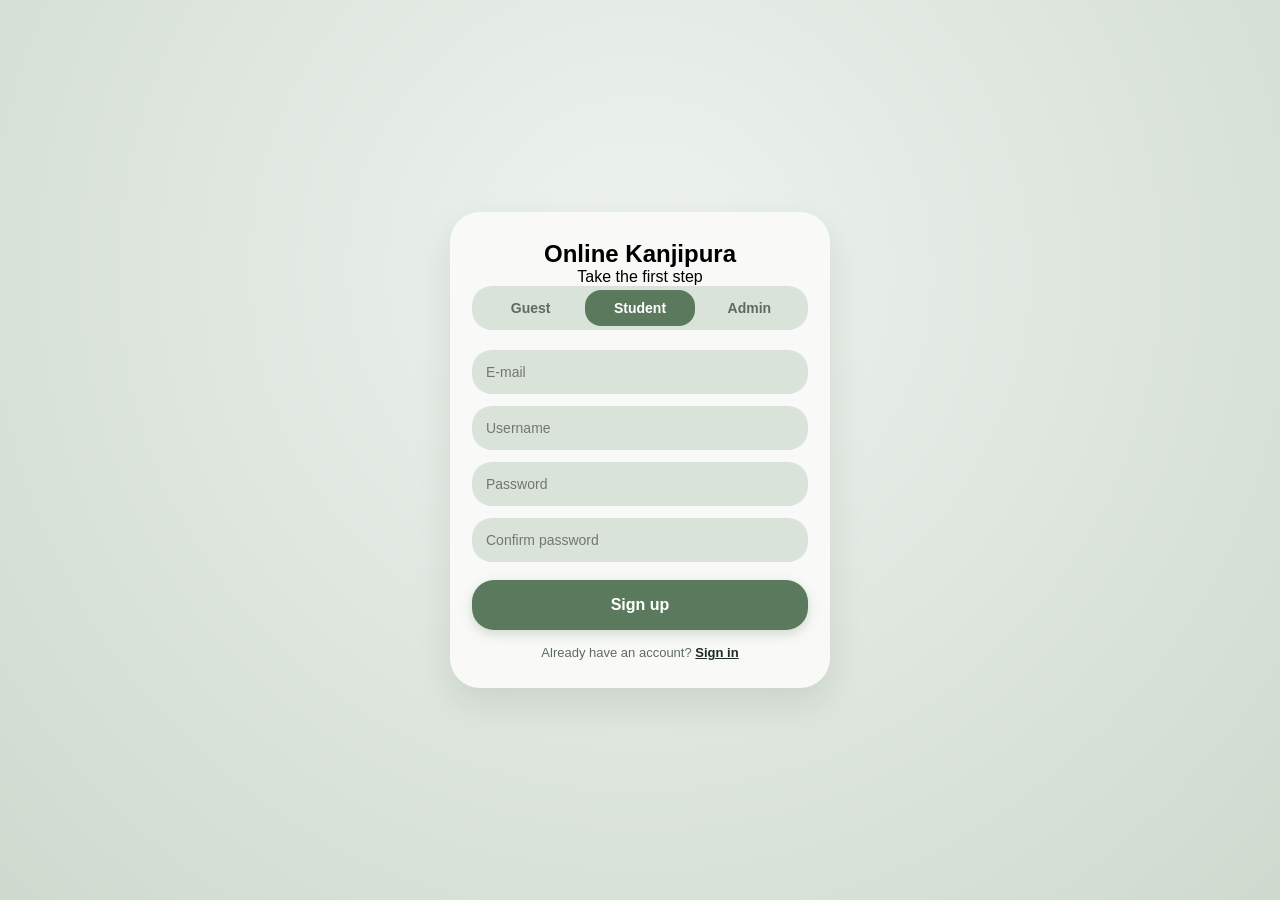
<file: index.html>
<!DOCTYPE html>
<!-- ╔═══════════════════════════════════════════════════════════════╗
     ║         index.html — Sign Up / Guest / Admin Login          ║
     ║                                                              ║
     ║  PURPOSE: This is the FIRST page users see.                  ║
     ║  It has three modes (selected by the role buttons):          ║
     ║                                                              ║
     ║    Guest   → Enter a name and browse the menu (no account)  ║
     ║    Student → Create a new student account (sign up)         ║
     ║    Admin   → Log in with admin credentials                   ║
     ║                                                              ║
     ║  NAVIGATION:                                                 ║
     ║    Guest   → home.html                                       ║
     ║    Student → home.html (after signup)                        ║
     ║    Admin   → admin-home.html (after login)                   ║
     ╚═══════════════════════════════════════════════════════════════╝ -->
<html lang="en">

<head>
  <!-- Character encoding — UTF-8 supports all languages and symbols -->
  <meta charset="UTF-8">

  <!-- Makes the page responsive on mobile phones and tablets -->
  <meta name="viewport" content="width=device-width, initial-scale=1.0">

  <!-- The title shown in the browser tab -->
  <title>Online Kanjipura</title>

  <!-- Link to our global stylesheet (style.css) -->
  <link rel="stylesheet" href="style.css">

  <!-- Page-specific styles that are only used on this page -->
  <style>
    /* ── Role Selector Buttons Container ──
       The gray pill-shaped bar containing Guest / Student / Admin buttons */
    .role-box {
      display: flex;               /* lay buttons in a horizontal row */
      background-color: #d9e3d9;   /* light green background */
      border-radius: 20px;         /* rounded corners */
      padding: 4px;                /* small inner padding */
      margin-bottom: 20px;         /* space below the role box */
    }

    /* ── Individual Role Button ──
       Each button inside the role-box */
    .role-btn {
      flex: 1;                     /* each button takes equal width */
      padding: 10px;
      border: none;
      border-radius: 16px;
      background: transparent;     /* no background by default */
      cursor: pointer;
      font-weight: bold;
      font-size: 14px;
      color: var(--text-muted);    /* gray text when not selected */
      transition: 0.2s;            /* smooth color transition */
    }

    /* ── Active (Selected) Role Button ──
       The currently selected role button gets a green background */
    .role-btn.active {
      background-color: var(--primary-pill);   /* green background */
      color: var(--white);                     /* white text */
    }

    /* ── Footer Text (link to sign-in page) ── */
    .footer {
      margin-top: 15px;
      font-size: 13px;
      color: var(--text-muted);
    }

    .footer a {
      color: var(--text-dark);
      font-weight: bold;
      text-decoration: underline;
    }

    /* ── Message Box (success / error messages) ──
       Hidden by default. Shown via JavaScript when needed. */
    #msg {
      padding: 10px;
      border-radius: 12px;
      font-size: 13px;
      font-weight: 600;
      margin-bottom: 12px;
      display: none;              /* hidden by default */
      text-align: center;
    }
  </style>
</head>

<body>
  <!-- ═══════════════════════════════════════════════════════════
       THE MAIN CARD — Contains the entire sign-up form
       ═══════════════════════════════════════════════════════════ -->
  <div class="card">

    <!-- Page Title -->
    <h2>Online Kanjipura</h2>

    <!-- Subtitle — changes based on the selected role -->
    <p id="sub">Take the first step</p>

    <!-- ── ROLE SELECTOR (Guest / Student / Admin buttons) ──
         Clicking a button calls setRole() which shows/hides
         the appropriate form fields below. -->
    <div class="role-box">
      <button class="role-btn" id="gBtn" onclick="setRole('guest')">Guest</button>
      <button class="role-btn active" id="sBtn" onclick="setRole('student')">Student</button>
      <button class="role-btn" id="aBtn" onclick="setRole('admin')">Admin</button>
    </div>

    <!-- ── MESSAGE BOX ──
         Shows success (green) or error (red) messages.
         Hidden by default, shown via JavaScript. -->
    <div id="msg"></div>

    <!-- ═══════════════════════════════════════════════════════
         FORM PANELS — Only ONE is visible at a time
         ═══════════════════════════════════════════════════════ -->

    <!-- GUEST PANEL — Just a name input (no account needed) -->
    <div id="gP" style="display:none">
      <input type="text" id="gName" placeholder="Enter your name">
    </div>

    <!-- STUDENT PANEL — Full signup form (email, username, password) -->
    <!-- This is visible by default because "student" role is active -->
    <div id="sP">
      <input type="email" id="sEmail" placeholder="E-mail">
      <input type="text" id="sUser" placeholder="Username">
      <input type="password" id="sPass" placeholder="Password">
      <input type="password" id="sPass2" placeholder="Confirm password">
    </div>

    <!-- ADMIN PANEL — Admin login form (username + password only) -->
    <div id="aP" style="display:none">
      <input type="text" id="aUser" placeholder="Admin Username">
      <input type="password" id="aPass" placeholder="Admin Password">
    </div>

    <!-- ── SUBMIT BUTTON ──
         The text changes based on the role:
         Guest → "Enter Website", Student → "Sign up", Admin → "Admin Sign In" -->
    <button class="submit-btn" id="btn" onclick="submit()">Sign up</button>

    <!-- ── FOOTER LINK ──
         Link to the sign-in page for existing users.
         Hidden when Guest or Admin role is selected. -->
    <div class="footer" id="ft">Already have an account? <a href="signin.html">Sign in</a></div>
  </div>


  <!-- ═══════════════════════════════════════════════════════════
       JAVASCRIPT — Page Logic
       ═══════════════════════════════════════════════════════════ -->
  <script>
    // ── VARIABLE: Current Role ──
    // Tracks which role is currently selected: 'guest', 'student', or 'admin'
    var role = 'student';


    // ── HELPER: Show an Element ──
    // Takes an element's ID and makes it visible
    function show(id) {
      document.getElementById(id).style.display = 'block';
    }


    // ── HELPER: Hide an Element ──
    // Takes an element's ID and hides it
    function hide(id) {
      document.getElementById(id).style.display = 'none';
    }


    // ── HELPER: Show a Message ──
    // Displays a success or error message in the #msg box
    // Parameters:
    //   text    = the message text to display
    //   isError = true for red (error), false for green (success)
    function showMsg(text, isError) {
      var msgBox = document.getElementById('msg');
      msgBox.textContent = text;                                         // set the message text
      msgBox.style.display = 'block';                                    // make it visible
      msgBox.style.background = isError ? '#ffebee' : '#e8f5e9';        // red or green background
      msgBox.style.color = isError ? '#c62828' : '#2e7d32';             // red or green text
    }


    // ── FUNCTION: Switch Role ──
    // Called when the user clicks Guest, Student, or Admin button.
    // It:
    //   1. Updates the active button styling
    //   2. Shows the correct form panel
    //   3. Changes the button text and subtitle
    function setRole(newRole) {
      // Save the new role
      role = newRole;

      // Update which button looks "active" (green background)
      // If this role matches, add ' active' to the class name
      document.getElementById('gBtn').className = 'role-btn' + (newRole === 'guest' ? ' active' : '');
      document.getElementById('sBtn').className = 'role-btn' + (newRole === 'student' ? ' active' : '');
      document.getElementById('aBtn').className = 'role-btn' + (newRole === 'admin' ? ' active' : '');

      // Hide ALL form panels and the message box
      hide('gP');     // hide guest panel
      hide('sP');     // hide student panel
      hide('aP');     // hide admin panel
      hide('msg');    // hide any previous messages

      // Show the correct panel and update button text
      if (newRole === 'guest') {
        show('gP');                                                              // show guest panel
        hide('ft');                                                              // hide the "Already have an account?" footer
        document.getElementById('btn').textContent = 'Enter Website';            // change button text
        document.getElementById('sub').textContent = 'Explore as Guest';         // change subtitle
      }

      if (newRole === 'student') {
        show('sP');                                                              // show student signup panel
        show('ft');                                                              // show the "Already have an account?" footer
        document.getElementById('btn').textContent = 'Sign up';
        document.getElementById('sub').textContent = 'Take the first step';
      }

      if (newRole === 'admin') {
        show('aP');                                                              // show admin login panel
        hide('ft');                                                              // hide the footer (admins don't sign up)
        document.getElementById('btn').textContent = 'Admin Sign In';
        document.getElementById('sub').textContent = 'Admin Portal';
      }
    }


    // ── FUNCTION: Send POST Request to API ──
    // Sends data to api.php using XMLHttpRequest (like fetch but older/simpler).
    //
    // Parameters:
    //   data     = a JavaScript object to send (e.g., { action: 'signup', ... })
    //   callback = function to call when the server responds
    //
    // XMLHttpRequest (XHR) is the classic way to make AJAX requests.
    // AJAX = sending/receiving data WITHOUT reloading the page.
    function post(data, callback) {
      var xhr = new XMLHttpRequest();                          // create a new HTTP request object

      xhr.open('POST', 'api.php', true);                      // configure: POST method, to api.php, async = true
      xhr.setRequestHeader('Content-Type', 'application/json'); // tell server we're sending JSON

      // This function runs when the server responds
      xhr.onload = function () {
        try {
          // Try to parse the server's response as JSON
          var response = JSON.parse(xhr.responseText);
          callback(response);                                    // call the callback with parsed data
        } catch (error) {
          // If parsing fails, show a raw error message
          showMsg('Server error: ' + xhr.responseText.substring(0, 80), true);
        }
      };

      // This function runs if the network request itself fails
      xhr.onerror = function () {
        showMsg('Network error', true);
      };

      // Convert the JavaScript object to a JSON string and send it
      xhr.send(JSON.stringify(data));
    }


    // ── FUNCTION: Handle Form Submission ──
    // Called when the user clicks the submit button.
    // Does different things based on the current role.
    function submit() {
      var btn = document.getElementById('btn');    // reference to the submit button
      hide('msg');                                  // hide any previous messages

      // ── GUEST MODE ──
      // Simply redirect to the home page (no server request needed)
      if (role === 'guest') {
        window.location.href = 'home.html';
        return;    // stop here — don't run the rest of the function
      }

      // ── STUDENT MODE — Sign Up ──
      if (role === 'student') {
        // Get the password values
        var password = document.getElementById('sPass').value;
        var confirmPassword = document.getElementById('sPass2').value;

        // Validate: password must be at least 4 characters
        if (password.length < 4) {
          showMsg('Password must be at least 4 characters', true);
          return;
        }

        // Validate: passwords must match
        if (password !== confirmPassword) {
          showMsg('Passwords do not match', true);
          return;
        }

        // Disable the button and show loading text
        btn.disabled = true;
        btn.textContent = 'Creating account...';

        // Send signup request to api.php
        post({
          action:   'signup',
          email:    document.getElementById('sEmail').value.trim(),
          username: document.getElementById('sUser').value.trim(),
          password: password,
          role:     'student'
        }, function (response) {
          // Re-enable the button
          btn.disabled = false;
          btn.textContent = 'Sign up';

          // Check if the server returned an error
          if (response.error) {
            showMsg(response.error, true);
            return;
          }

          // Success! Show message and redirect after 0.8 seconds
          showMsg('Account created!', false);
          setTimeout(function () {
            window.location.href = 'home.html';
          }, 800);
        });
      }

      // ── ADMIN MODE — Log In ──
      if (role === 'admin') {
        // Disable the button and show loading text
        btn.disabled = true;
        btn.textContent = 'Signing in...';

        // Send login request to api.php
        post({
          action:   'login',
          username: document.getElementById('aUser').value.trim(),
          password: document.getElementById('aPass').value
        }, function (response) {
          // Re-enable the button
          btn.disabled = false;
          btn.textContent = 'Admin Sign In';

          // Check for errors
          if (response.error) {
            showMsg(response.error, true);
            return;
          }

          // Make sure the account actually has the "admin" role
          if (response.role !== 'admin') {
            showMsg('This account is not an admin', true);
            return;
          }

          // Success! Show welcome message and redirect to admin dashboard
          showMsg('Welcome, Admin!', false);
          setTimeout(function () {
            window.location.href = 'admin-home.html';
          }, 800);
        });
      }
    }
  </script>
</body>

</html>
</file>
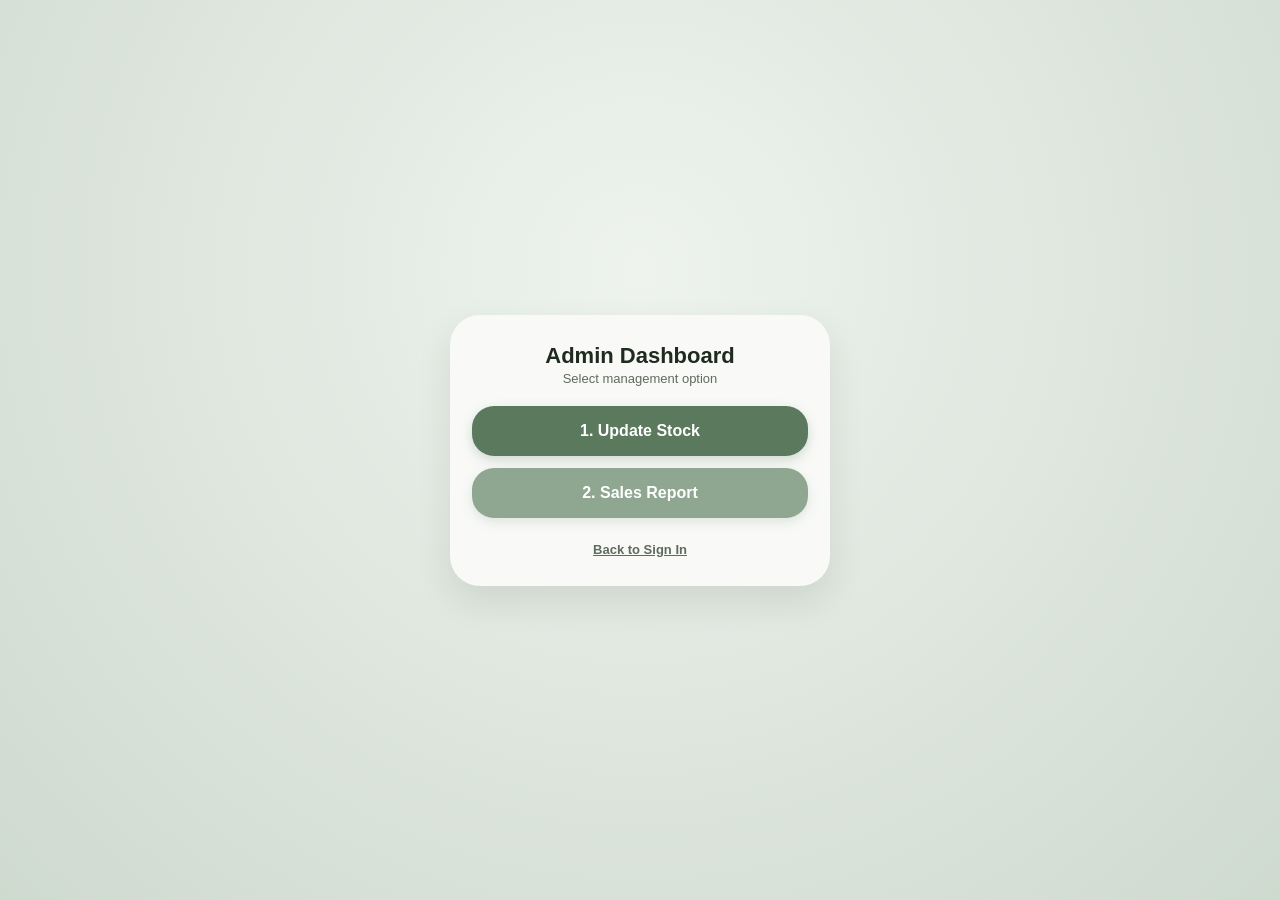
<file: admin-home.html>
<!DOCTYPE html>
<!-- ╔═══════════════════════════════════════════════════════════════╗
     ║          admin-home.html — Admin Dashboard                  ║
     ║                                                              ║
     ║  PURPOSE: The main landing page for admins after login.      ║
     ║  Shows two management options:                               ║
     ║    1. "Update Stock" → manage menu items (staff.html)       ║
     ║    2. "Sales Report" → view sales data (sales-report.html)  ║
     ╚═══════════════════════════════════════════════════════════════╝ -->
<html lang="en">
<head>
  <meta charset="UTF-8">
  <meta name="viewport" content="width=device-width, initial-scale=1.0">
  <title>Admin Dashboard</title>

  <!-- Link to global stylesheet -->
  <link rel="stylesheet" href="style.css">
</head>
<body>
  <!-- ═══════════════════════════════════════════════════════════
       THE MAIN CARD — Admin navigation buttons
       ═══════════════════════════════════════════════════════════ -->
  <div class="card">

    <!-- Page header -->
    <div class="header">
      <h2>Admin Dashboard</h2>
      <p>Select management option</p>
    </div>

    <!-- Button 1: Update Stock — takes admin to the stock management page -->
    <button class="btn-full" onclick="location.href='staff.html'">1. Update Stock</button>

    <!-- Button 2: Sales Report — takes admin to the sales report page -->
    <button class="btn-full secondary" onclick="location.href='sales-report.html'">2. Sales Report</button>

    <!-- Back link — returns to the login page -->
    <a href="index.html" style="display:inline-block;margin-top:12px;font-size:13px;color:var(--text-muted);font-weight:bold;">Back to Sign In</a>
  </div>
</body>
</html>
</file>
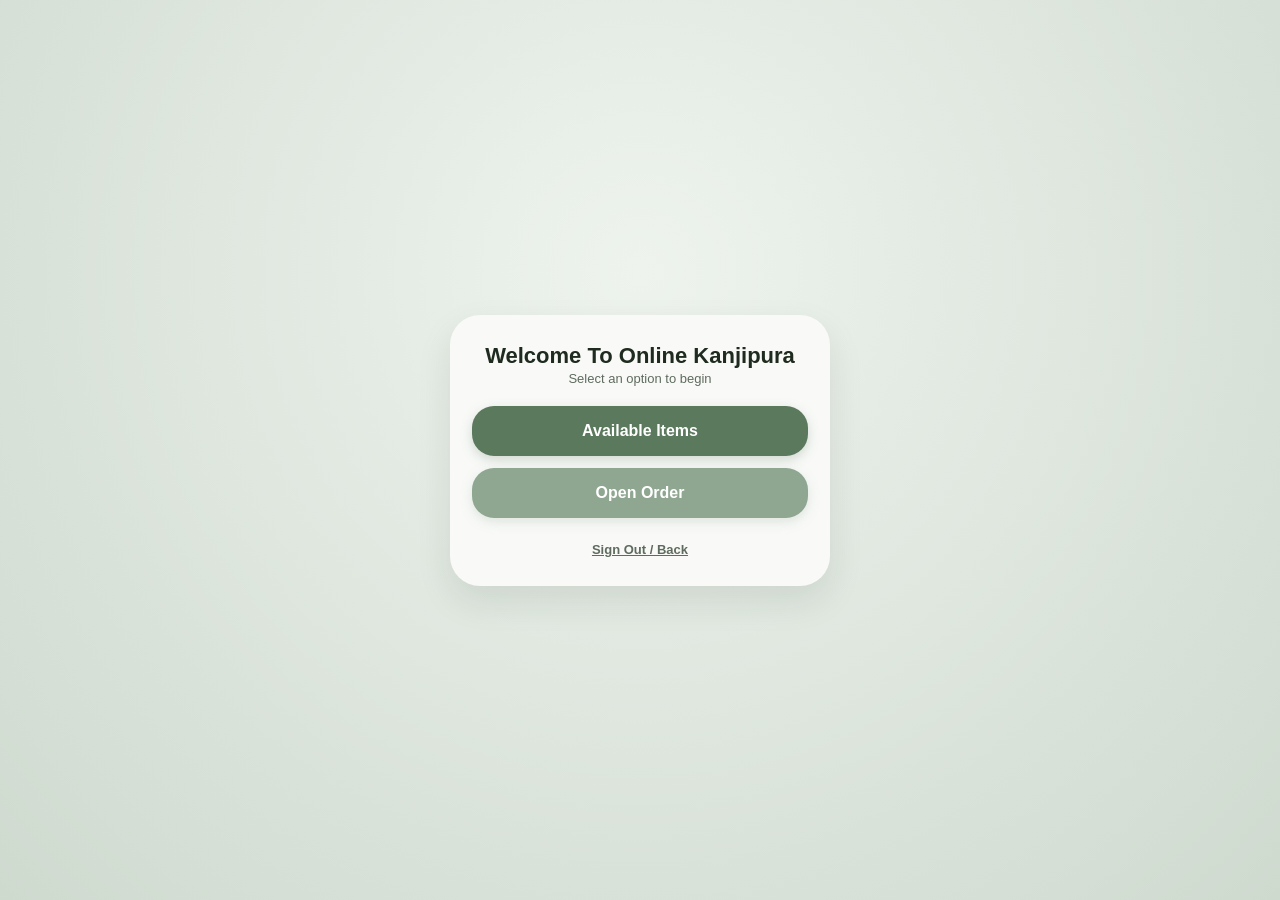
<file: home.html>
<!DOCTYPE html>
<!-- ╔═══════════════════════════════════════════════════════════════╗
     ║             home.html — Student / Guest Home Page             ║
     ║                                                               ║
     ║  PURPOSE: The main landing page after a student logs in       ║
     ║  or a guest enters. Shows two options:                        ║
     ║    1. "Available Items" → view the menu (menu.html)           ║
     ║    2. "Open Order" → place an order (open-order.html)         ║
     ╚═══════════════════════════════════════════════════════════════╝ -->
<html lang="en">

<head>
  <meta charset="UTF-8">
  <meta name="viewport" content="width=device-width, initial-scale=1.0">
  <title>Online Kanjipura | Home</title>

  <!-- Link to global stylesheet -->
  <link rel="stylesheet" href="style.css">
</head>

<body>
  <!-- ═══════════════════════════════════════════════════════════
       THE MAIN CARD — Two big buttons for navigation
       ═══════════════════════════════════════════════════════════ -->
  <div class="card">

    <!-- Page header -->
    <div class="header">
      <h2>Welcome To Online Kanjipura</h2>
      <p>Select an option to begin</p>
    </div>

    <!-- Button 1: View Available Items
         onclick="location.href='...'" → navigates to another page when clicked -->
    <button class="btn-full" onclick="location.href='menu.html'">Available Items</button>

    <!-- Button 2: Open an Order
         "secondary" class gives it a lighter green color -->
    <button class="btn-full secondary" onclick="location.href='open-order.html'">Open Order</button>

    <!-- Sign Out / Back link — takes user back to login page -->
    <a href="index.html"
      style="display:inline-block;margin-top:12px;font-size:13px;color:var(--text-muted);font-weight:bold;">Sign Out /
      Back</a>
  </div>
</body>

</html>
</file>
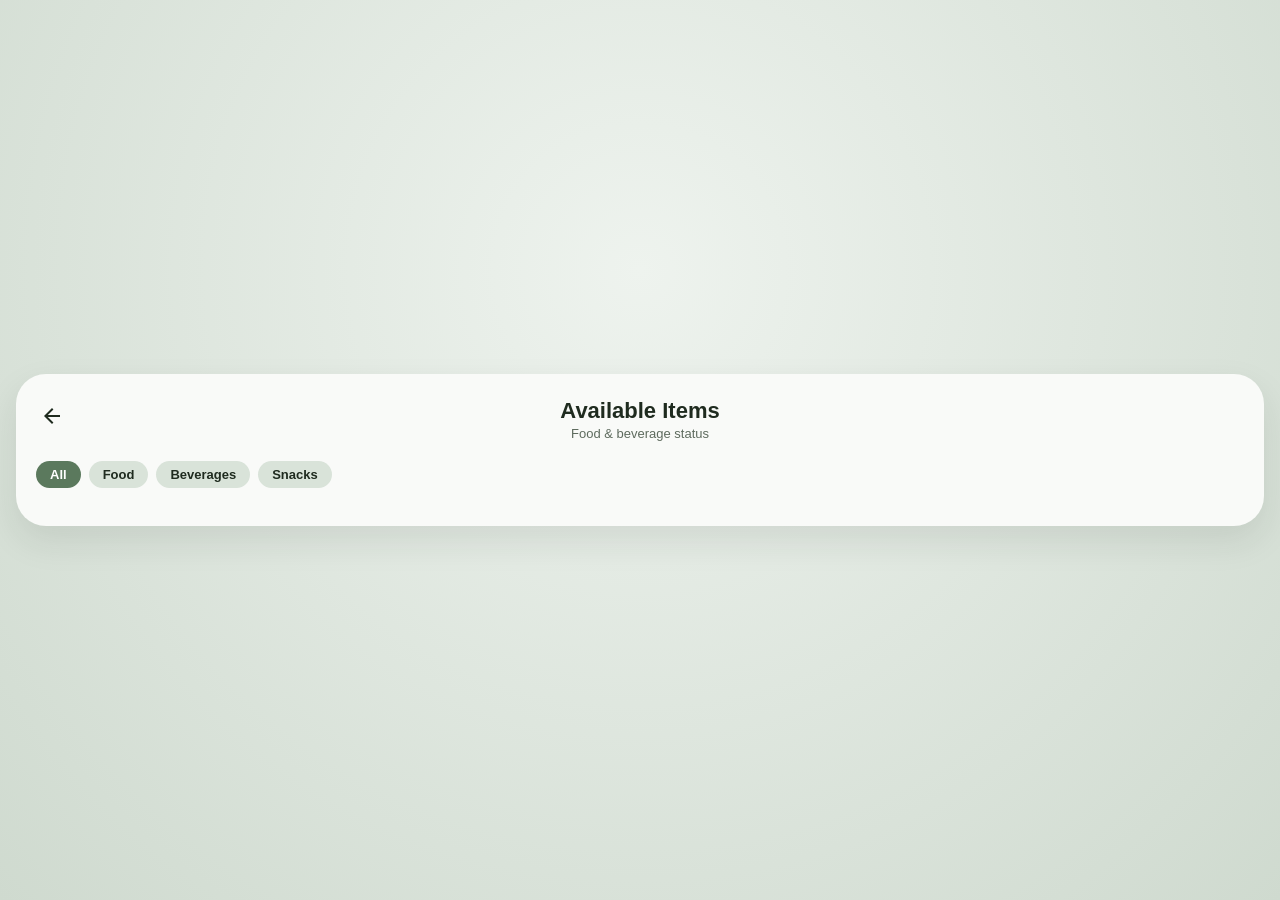
<file: menu.html>
<!DOCTYPE html>
<!-- ╔═══════════════════════════════════════════════════════════════╗
     ║            menu.html — Available Items Page                 ║
     ║                                                              ║
     ║  PURPOSE: Displays all menu items (food, beverages, snacks) ║
     ║  with their name, description, price, and stock status.     ║
     ║                                                              ║
     ║  FEATURES:                                                   ║
     ║    - Category filter chips (All / Food / Beverages / Snacks)║
     ║    - Each item shows: name, description, price, quantity    ║
     ║    - Sold-out items are shown in red                         ║
     ║                                                              ║
     ║  DATA SOURCE: Fetches items from api.php?action=menu        ║
     ╚═══════════════════════════════════════════════════════════════╝ -->
<html lang="en">

<head>
  <meta charset="UTF-8">
  <meta name="viewport" content="width=device-width, initial-scale=1.0">
  <title>Available Items</title>

  <!-- Global styles -->
  <link rel="stylesheet" href="style.css">

  <!-- Page-specific styles -->
  <style>
    /* ── Category Filter Bar ──
       Horizontal row of filter chips (All, Food, Beverages, Snacks) */
    .bar {
      display: flex;              /* lay chips in a row */
      gap: 8px;                   /* space between chips */
      margin-bottom: 14px;
      overflow-x: auto;           /* allow horizontal scrolling if too many chips */
    }

    /* ── Filter Chip Button ──
       Small rounded buttons for filtering by category */
    .chip {
      background: #d9e3d9;        /* light green background */
      color: var(--text-dark);
      border: none;
      padding: 6px 14px;
      border-radius: 16px;        /* pill shape */
      font-size: 13px;
      font-weight: bold;
      cursor: pointer;
      white-space: nowrap;         /* prevent text from wrapping */
    }

    /* Active (selected) chip — green background with white text */
    .chip.active {
      background: var(--primary-pill);
      color: #fff;
    }

    /* ── Scrollable Item List ──
       Contains all the menu item cards */
    .list {
      display: flex;
      flex-direction: column;      /* stack items vertically */
      gap: 10px;                   /* space between items */
      flex: 1;                     /* take up remaining space */
      overflow-y: auto;            /* scroll if too many items */
    }

    /* ── Menu Item Card ──
       Each menu item is displayed in this card style */
    .item {
      background: var(--item-bg);           /* light green background */
      border: 1px solid #0e630e;            /* dark green border */
      border-radius: 18px;
      padding: 12px;
      display: flex;
      justify-content: space-between;       /* name on left, qty on right */
      align-items: center;
    }

    /* ── Sold Out Item ──
       When item.off class is added, the card turns red */
    .item.off {
      background: #fce8e6;                  /* light red background */
      border-color: #e57373;                /* red border */
    }

    /* Item name (bold) */
    .title {
      font-size: 15px;
      font-weight: 700;
    }

    /* Item description (smaller, muted) */
    .desc {
      font-size: 12px;
      color: #485648;
    }

    /* Item price (bold) */
    .price {
      font-weight: 700;
      margin-top: 4px;
    }
  </style>
</head>

<body>
  <!-- ═══════════════════════════════════════════════════════════
       THE MAIN CARD — Full-screen menu display
       ═══════════════════════════════════════════════════════════ -->
  <div class="card card-full">

    <!-- Header with back button -->
    <div class="header">
      <!-- Back button — returns to home.html -->
      <button class="back-btn" onclick="location.href='home.html'">
        <!-- SVG arrow icon (←) -->
        <svg width="24" height="24" viewBox="0 0 24 24" fill="currentColor">
          <path d="M20 11H7.83l5.59-5.59L12 4l-8 8 8 8 1.41-1.41L7.83 13H20v-2z" />
        </svg>
      </button>
      <h2>Available Items</h2>
      <p>Food & beverage status</p>
    </div>

    <!-- ── CATEGORY FILTER CHIPS ──
         Clicking a chip calls setCat() to filter the menu.
         "All" shows everything, others filter by category. -->
    <div class="bar" id="catBar">
      <button class="chip active" onclick="setCat('all',this)">All</button>
      <button class="chip" onclick="setCat('food',this)">Food</button>
      <button class="chip" onclick="setCat('beverage',this)">Beverages</button>
      <button class="chip" onclick="setCat('snacks',this)">Snacks</button>
    </div>

    <!-- ── MENU ITEMS LIST ──
         This div is EMPTY in the HTML.
         JavaScript fills it with item cards dynamically. -->
    <div class="list" id="menuList"></div>
  </div>


  <!-- ═══════════════════════════════════════════════════════════
       JAVASCRIPT — Menu Logic
       ═══════════════════════════════════════════════════════════ -->

  <!-- Load the API helper functions (getMenuItems, etc.) -->
  <script src="store.js"></script>

  <script>
    // ── VARIABLE: Currently selected category filter ──
    // 'all' = show everything, 'food' / 'beverage' / 'snacks' = filter
    var selectedCategory = 'all';


    // ── FUNCTION: Render the Menu ──
    // Fetches all items from the server and displays them on the page.
    // Called on page load and whenever the category filter changes.
    function render() {

      // Call getMenuItems() from store.js
      // It fetches data from api.php?action=menu
      // When data arrives, the callback function runs with the items array
      getMenuItems(function (items) {

        // Get the container div where we'll put the item cards
        var listContainer = document.getElementById('menuList');

        // Clear any existing items (so we can rebuild the list)
        listContainer.innerHTML = '';

        // Loop through each menu item
        (items || []).forEach(function (item) {

          // ── FILTER: Skip items that don't match the selected category ──
          // If a specific category is selected and this item doesn't match, skip it
          if (selectedCategory !== 'all' && item.category !== selectedCategory) {
            return;    // "return" inside forEach = skip to the next item
          }

          // ── CHECK: Is this item sold out? ──
          // Sold out if: not available OR quantity is 0 or less
          var isSoldOut = !item.isAvailable || item.qty <= 0;

          // ── CREATE the item card element ──
          var itemCard = document.createElement('div');

          // Add CSS classes — 'off' class is added if sold out (turns card red)
          itemCard.className = 'item' + (isSoldOut ? ' off' : '');

          // Set the HTML content inside the card
          // Left side: name, description, price
          // Right side: quantity box (or "Sold Out")
          itemCard.innerHTML =
            '<div>' +
              '<div class="title">' + item.name + '</div>' +
              '<div class="desc">' + item.desc + '</div>' +
              '<div class="price">₹' + item.price + '</div>' +
            '</div>' +
            '<div class="qty-box ' + (isSoldOut ? 'zero' : '') + '">' +
              (isSoldOut ? 'Sold Out' : 'Qty: ' + item.qty) +
            '</div>';

          // Add the card to the list container
          listContainer.appendChild(itemCard);
        });
      });
    }


    // ── FUNCTION: Set Category Filter ──
    // Called when the user clicks a category chip (All, Food, etc.)
    //
    // Parameters:
    //   category    = the category string ('all', 'food', 'beverage', 'snacks')
    //   clickedChip = the button element that was clicked
    function setCat(category, clickedChip) {
      // Update the selected category
      selectedCategory = category;

      // Remove 'active' class from ALL chips
      document.querySelectorAll('.chip').forEach(function (chip) {
        chip.classList.remove('active');
      });

      // Add 'active' class to the clicked chip (makes it green)
      clickedChip.classList.add('active');

      // Re-render the menu with the new filter
      render();
    }


    // ── INITIAL RENDER ──
    // Load and display the menu when the page first opens
    render();
  </script>
</body>

</html>
</file>
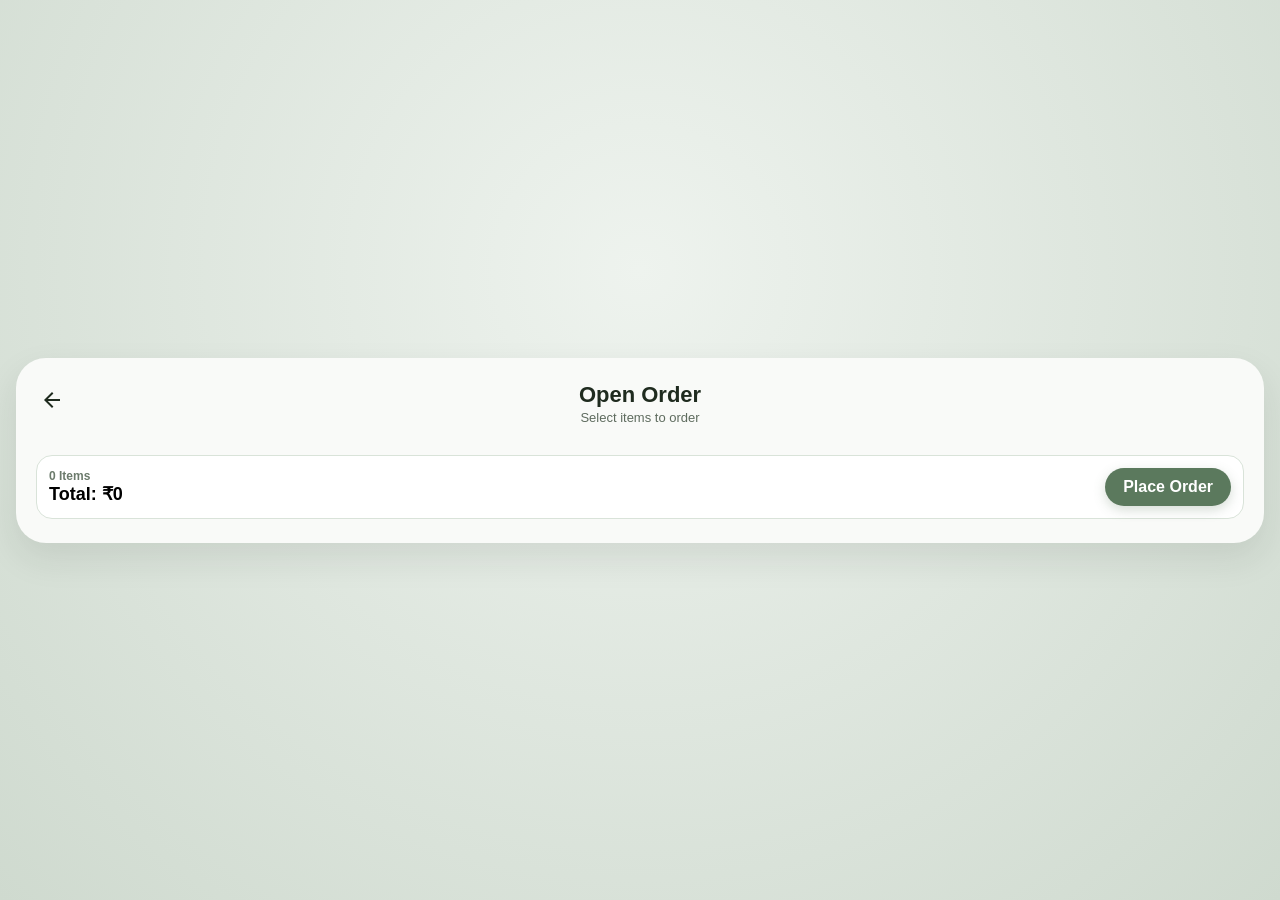
<file: open-order.html>
<!DOCTYPE html>
<!-- ╔═══════════════════════════════════════════════════════════════╗
     ║         open-order.html — Place an Order Page               ║
     ║                                                              ║
     ║  PURPOSE: Lets students/guests select items and place an     ║
     ║  order. Shows all available items with +/- quantity buttons. ║
     ║                                                              ║
     ║  FEATURES:                                                   ║
     ║    - Shows all menu items with stock status                  ║
     ║    - Users can increase/decrease quantity with +/- buttons   ║
     ║    - Running total is shown at the bottom                    ║
     ║    - "Place Order" sends the order to the database           ║
     ║    - Stock is automatically reduced after ordering           ║
     ║                                                              ║
     ║  DATA SOURCE: store.js → api.php (menu / record_sale)       ║
     ╚═══════════════════════════════════════════════════════════════╝ -->
<html lang="en">

<head>
  <meta charset="UTF-8">
  <meta name="viewport" content="width=device-width, initial-scale=1.0">
  <title>Open Order</title>

  <!-- Global styles -->
  <link rel="stylesheet" href="style.css">

  <!-- Page-specific styles -->
  <style>
    /* ── Scrollable item list ── */
    .list {
      display: flex;
      flex-direction: column;
      gap: 10px;
      flex: 1;
      overflow-y: auto;
    }

    /* ── Item card ── */
    .item {
      background: var(--item-bg);
      border: 1px solid #0e630e;
      border-radius: 18px;
      padding: 12px;
      display: flex;
      justify-content: space-between;
      align-items: center;
    }

    /* ── Sold out item — faded red card ── */
    .item.off {
      background: #fce8e6;
      border-color: #e57373;
      opacity: 0.7;             /* slightly faded to show it's unavailable */
    }

    /* ── Quantity Controls Container (+/- buttons and count) ── */
    .ctrl {
      display: flex;
      align-items: center;
      gap: 6px;
    }

    /* ── Quantity Button (+/-) ── */
    .qbtn {
      width: 30px;
      height: 30px;
      border-radius: 8px;
      border: none;
      background: var(--primary-pill);     /* green */
      color: #fff;
      font-weight: bold;
      cursor: pointer;
    }

    /* Disabled state for sold-out items */
    .qbtn:disabled {
      background: #ccc;                    /* gray when disabled */
    }

    /* ── Footer Bar (order summary) ── */
    .foot {
      margin-top: 10px;
      padding: 12px;
      background: #fff;
      border-radius: 16px;
      border: 1px solid #d9e3d9;
      display: flex;
      justify-content: space-between;     /* total on left, button on right */
      align-items: center;
    }
  </style>
</head>

<body>
  <!-- ═══════════════════════════════════════════════════════════
       THE MAIN CARD — Full-screen order page
       ═══════════════════════════════════════════════════════════ -->
  <div class="card card-full">

    <!-- Header with back button -->
    <div class="header">
      <button class="back-btn" onclick="location.href='home.html'">
        <svg width="24" height="24" viewBox="0 0 24 24" fill="currentColor">
          <path d="M20 11H7.83l5.59-5.59L12 4l-8 8 8 8 1.41-1.41L7.83 13H20v-2z" />
        </svg>
      </button>
      <h2>Open Order</h2>
      <p>Select items to order</p>
    </div>

    <!-- ── ITEM LIST ──
         Dynamically filled by JavaScript with orderable items -->
    <div class="list" id="orderList"></div>

    <!-- ═══════════════════════════════════════════════════════
         FOOTER — Order Summary Bar
         Shows: item count, total price, and "Place Order" button
         ═══════════════════════════════════════════════════════ -->
    <div class="foot">
      <div>
        <!-- Item count (e.g., "3 Items") -->
        <div id="cnt" style="font-size:12px;color:#6b7a6b;font-weight:bold;">0 Items</div>
        <!-- Total price (e.g., "Total: ₹150") -->
        <div id="tot" style="font-size:18px;font-weight:800;">Total: ₹0</div>
      </div>
      <!-- Place Order button -->
      <button class="submit-btn" style="width:auto;padding:10px 18px;margin:0;" onclick="placeOrder()">Place Order</button>
    </div>
  </div>


  <!-- ═══════════════════════════════════════════════════════════
       JAVASCRIPT — Order Logic
       ═══════════════════════════════════════════════════════════ -->

  <!-- Load API helper functions -->
  <script src="store.js"></script>

  <script>
    // ── VARIABLES ──

    // "cart" is an object that tracks how many of each item the user wants.
    // It maps item IDs to quantities.
    // Example: { 1: 2, 3: 1 } means: 2 of item #1, 1 of item #3
    var cart = {};

    // "cachedItems" stores the menu items fetched from the server.
    // We cache them so we can calculate totals without re-fetching.
    var cachedItems = [];


    // ── FUNCTION: Render the Order List ──
    // Fetches all menu items and displays them with +/- controls.
    function render() {
      getMenuItems(function (items) {
        // Save items for later use in calculations
        cachedItems = items || [];

        // Get the list container
        var listContainer = document.getElementById('orderList');
        listContainer.innerHTML = '';      // clear existing content

        // Loop through each item
        cachedItems.forEach(function (item) {

          // Initialize cart quantity for this item if not set yet
          if (!(item.id in cart)) {
            cart[item.id] = 0;
          }

          // Check if this item is sold out
          var isSoldOut = !item.isAvailable || item.qty <= 0;

          // Create the item card
          var itemCard = document.createElement('div');
          itemCard.className = 'item' + (isSoldOut ? ' off' : '');

          // Build the card HTML
          // Left side: item name and price (or "Sold Out")
          // Right side: quantity controls (+/- buttons) or disabled button
          itemCard.innerHTML =
            // ── Left: Item Info ──
            '<div>' +
              '<div style="font-weight:bold;">' + item.name + '</div>' +
              '<div style="font-size:13px;color:#384d39;">' +
                (isSoldOut ? 'Sold Out' : '₹' + item.price) +
              '</div>' +
            '</div>' +

            // ── Right: Quantity Controls ──
            '<div class="ctrl">' +
              (isSoldOut
                // If sold out → show a disabled + button
                ? '<button class="qbtn" disabled>+</button>'

                // If available → show - button, quantity display, + button
                // onclick="updateQty(itemId, delta, maxStock)"
                : '<button class="qbtn" onclick="updateQty(' + item.id + ',-1)">-</button>' +
                  '<span style="font-weight:bold;min-width:16px;text-align:center;" id="q-' + item.id + '">' + cart[item.id] + '</span>' +
                  '<button class="qbtn" onclick="updateQty(' + item.id + ',1,' + item.qty + ')">+</button>'
              ) +
            '</div>';

          listContainer.appendChild(itemCard);
        });

        // Update the totals in the footer
        calculateTotal();
      });
    }


    // ── FUNCTION: Update Quantity ──
    // Called when user clicks + or - button.
    //
    // Parameters:
    //   id    = the item's ID number
    //   delta = +1 (increase) or -1 (decrease)
    //   max   = maximum allowed quantity (= available stock)
    function updateQty(id, delta, max) {
      // Don't exceed stock limit when adding
      if (delta > 0 && cart[id] >= max) {
        alert('Stock limit reached');
        return;
      }

      // Update the cart quantity (minimum 0 — can't go negative)
      // Math.max(0, ...) ensures quantity never goes below 0
      cart[id] = Math.max(0, (cart[id] || 0) + delta);

      // Update the displayed quantity number
      var quantityDisplay = document.getElementById('q-' + id);
      if (quantityDisplay) {
        quantityDisplay.textContent = cart[id];
      }

      // Recalculate the total
      calculateTotal();
    }


    // ── FUNCTION: Calculate & Display Totals ──
    // Loops through all items, calculates total count and total price.
    function calculateTotal() {
      var totalItems = 0;    // how many items in total
      var totalPrice = 0;    // total price in rupees

      // Loop through all cached items
      cachedItems.forEach(function (item) {
        var quantity = cart[item.id] || 0;           // how many of this item
        totalItems += quantity;                       // add to total count
        totalPrice += quantity * item.price;           // add to total price
      });

      // Update the footer display
      document.getElementById('cnt').textContent = totalItems + ' Items';
      document.getElementById('tot').textContent = 'Total: ₹' + totalPrice;

      // Return the total price (used by placeOrder)
      return totalPrice;
    }


    // ── FUNCTION: Place the Order ──
    // Called when the user clicks "Place Order".
    // Sends the order to api.php which saves it to the database.
    function placeOrder() {
      // Calculate the total price
      var total = calculateTotal();

      // Build an array of ordered items (only items with quantity > 0)
      var orderedItems = [];
      cachedItems.forEach(function (item) {
        if (cart[item.id] > 0) {
          orderedItems.push({
            name:  item.name,
            qty:   cart[item.id],
            price: item.price
          });
        }
      });

      // Validate: at least one item must be selected
      if (orderedItems.length === 0) {
        alert('Select at least 1 item');
        return;
      }

      // Send the order to the server via recordSale() from store.js
      recordSale({
        total: total,                // total price
        items: orderedItems          // array of ordered items
      }, function () {
        // Success! Show confirmation and go back to home page
        alert('Order Placed!');
        location.href = 'home.html';
      });
    }


    // ── INITIAL RENDER ──
    // Load and display items when the page opens
    render();
  </script>
</body>

</html>
</file>
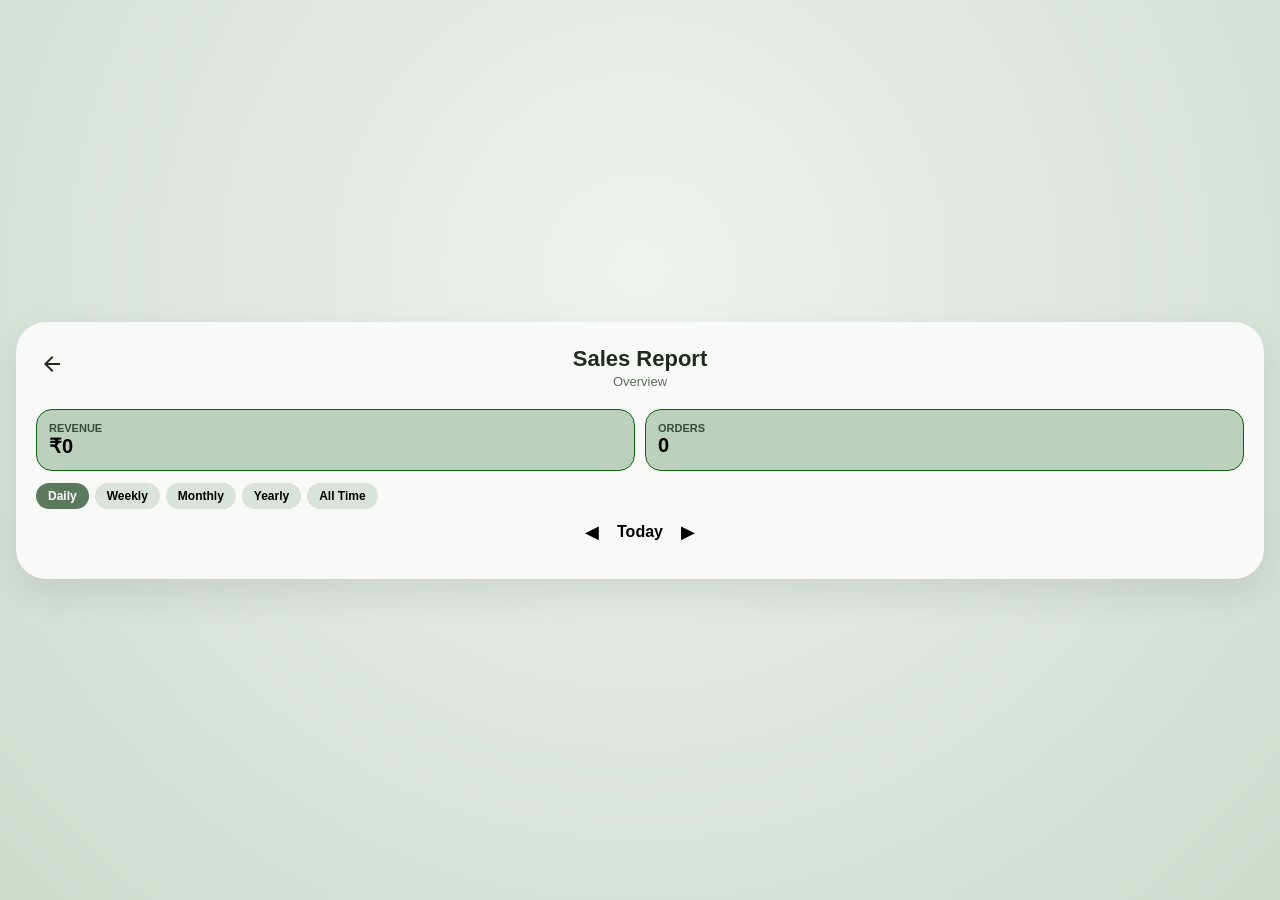
<file: sales-report.html>
<!DOCTYPE html>
<!-- ╔═══════════════════════════════════════════════════════════════╗
     ║          sales-report.html — Admin Sales Report             ║
     ║                                                              ║
     ║  PURPOSE: Shows sales history for admins with filters.       ║
     ║                                                              ║
     ║  FEATURES:                                                   ║
     ║    - Revenue & Order Count summary boxes                    ║
     ║    - Period filters: Daily, Weekly, Monthly, Yearly, All    ║
     ║    - Navigate between dates (← →)                          ║
     ║    - Scrollable list of individual orders                   ║
     ║                                                              ║
     ║  DATA SOURCE: store.js → api.php?action=sales               ║
     ╚═══════════════════════════════════════════════════════════════╝ -->
<html lang="en">

<head>
  <meta charset="UTF-8">
  <meta name="viewport" content="width=device-width, initial-scale=1.0">
  <title>Sales Report</title>

  <!-- Global styles -->
  <link rel="stylesheet" href="style.css">

  <!-- Page-specific styles -->
  <style>
    /* ── Summary Grid (Revenue + Orders boxes) ──
       Two boxes side by side at the top of the page */
    .grid {
      display: grid;
      grid-template-columns: 1fr 1fr;    /* two equal-width columns */
      gap: 10px;
      margin-bottom: 12px;
    }

    /* ── Summary Box ── */
    .box {
      background: var(--item-bg);
      border: 1px solid #0e630e;
      border-radius: 16px;
      padding: 12px;
    }

    /* Label text inside box (e.g., "REVENUE") */
    .box .lbl {
      font-size: 11px;
      font-weight: bold;
      color: #384d39;
      text-transform: uppercase;     /* makes text ALL CAPS */
    }

    /* Value text inside box (e.g., "₹1,200") */
    .box .val {
      font-size: 20px;
      font-weight: 800;
    }

    /* ── Filter Chip Bar ── */
    .bar {
      display: flex;
      gap: 6px;
      margin-bottom: 10px;
      overflow-x: auto;
    }

    /* ── Filter Chip Button ── */
    .chip {
      background: #d9e3d9;
      border: none;
      padding: 6px 12px;
      border-radius: 14px;
      font-size: 12px;
      font-weight: bold;
      cursor: pointer;
      white-space: nowrap;
    }

    /* Active chip — green background */
    .chip.active {
      background: var(--primary-pill);
      color: #fff;
    }

    /* ── Date Navigation Bar (◀ Today ▶) ── */
    .nav {
      display: flex;
      align-items: center;
      justify-content: center;
      gap: 10px;
      margin-bottom: 10px;
      font-weight: bold;
    }

    /* Navigation arrow buttons */
    .nav button {
      background: none;
      border: none;
      font-size: 18px;
      cursor: pointer;
      padding: 2px 8px;
    }

    /* ── Scrollable Sales List ── */
    .list {
      display: flex;
      flex-direction: column;
      gap: 10px;
      flex: 1;
      overflow-y: auto;
    }

    /* ── Individual Order Card ── */
    .card-item {
      background: var(--item-bg);
      border: 1px solid #0e630e;
      border-radius: 16px;
      padding: 12px;
      display: flex;
      flex-direction: column;
      gap: 4px;
    }

    /* Row inside order card (order code + type, date + total) */
    .row {
      display: flex;
      justify-content: space-between;
      font-size: 13px;
      font-weight: bold;
    }
  </style>
</head>

<body>
  <!-- ═══════════════════════════════════════════════════════════
       THE MAIN CARD — Full-screen sales report
       ═══════════════════════════════════════════════════════════ -->
  <div class="card card-full">

    <!-- Header with back button -->
    <div class="header">
      <button class="back-btn" onclick="location.href='admin-home.html'">
        <svg width="24" height="24" viewBox="0 0 24 24" fill="currentColor">
          <path d="M20 11H7.83l5.59-5.59L12 4l-8 8 8 8 1.41-1.41L7.83 13H20v-2z" />
        </svg>
      </button>
      <h2>Sales Report</h2>
      <p id="pLabel">Overview</p>
    </div>

    <!-- ── SUMMARY BOXES: Revenue & Order Count ── -->
    <div class="grid">
      <div class="box">
        <div class="lbl">Revenue</div>
        <div class="val" id="rev">₹0</div>
      </div>
      <div class="box">
        <div class="lbl">Orders</div>
        <div class="val" id="cnt">0</div>
      </div>
    </div>

    <!-- ── PERIOD FILTER (Daily / Weekly / Monthly / Yearly / All Time) ── -->
    <div class="bar" id="pBar">
      <button class="chip active" onclick="setPeriod('daily',this)">Daily</button>
      <button class="chip" onclick="setPeriod('weekly',this)">Weekly</button>
      <button class="chip" onclick="setPeriod('monthly',this)">Monthly</button>
      <button class="chip" onclick="setPeriod('yearly',this)">Yearly</button>
      <button class="chip" onclick="setPeriod('all',this)">All Time</button>
    </div>

    <!-- ── DATE NAVIGATOR (◀ / Today / ▶) ──
         Lets the admin go to previous or next day/week/month/year.
         Hidden when "All Time" is selected. -->
    <div class="nav" id="dNav">
      <button onclick="shiftDate(-1)">◀</button>
      <span id="dLbl">Today</span>
      <button onclick="shiftDate(1)">▶</button>
    </div>



    <!-- ── SALES LIST ──
         Dynamically filled with order cards by JavaScript -->
    <div class="list" id="salesList"></div>
  </div>


  <!-- ═══════════════════════════════════════════════════════════
       JAVASCRIPT — Sales Report Logic
       ═══════════════════════════════════════════════════════════ -->

  <!-- Load API helper functions -->
  <script src="store.js"></script>

  <script>
    // ── STATE VARIABLES ──
    var allSales = [];           // all orders fetched from the server
    var period   = 'daily';      // current period filter: 'daily', 'weekly', 'monthly', 'yearly', 'all'
    var offset   = 0;            // date offset: 0 = today, -1 = yesterday, -2 = day before, etc.


    // ── FUNCTION: Calculate Date Range for Current Period ──
    // Returns an object with:
    //   s = start date (inclusive)
    //   e = end date (exclusive)
    //   l = label text (e.g., "Today", "Aug 2025", "2024")
    //
    // This function is the MOST COMPLEX part of the sales report.
    // It calculates which orders to show based on the period and offset.
    function getRange() {
      var now = new Date();           // current date and time
      var startDate, endDate, label;

      if (period === 'daily') {
        // ── DAILY VIEW ──
        // Show orders for a single day.
        // Start of day = midnight (00:00:00)
        // End of day = midnight of the NEXT day
        startDate = new Date(now.getFullYear(), now.getMonth(), now.getDate() + offset);
        endDate   = new Date(startDate);
        endDate.setDate(endDate.getDate() + 1);    // add 1 day

        // Generate the label
        if (offset === 0) {
          label = 'Today';
        } else if (offset === -1) {
          label = 'Yesterday';
        } else {
          // Format as "25 Aug"
          label = startDate.toLocaleDateString('en-IN', { day: 'numeric', month: 'short' });
        }

      } else if (period === 'weekly') {
        // ── WEEKLY VIEW ──
        // Show orders for a full week (Monday to Sunday).
        var dayOfWeek = now.getDay() || 7;    // getDay() returns 0 for Sunday; || 7 converts it to 7
        startDate = new Date(now.getFullYear(), now.getMonth(), now.getDate() - dayOfWeek + 1 + (offset * 7));
        endDate   = new Date(startDate);
        endDate.setDate(endDate.getDate() + 7);     // add 7 days

        // Label: "25 Aug – 31 Aug"
        var lastDay = new Date(endDate - 864e5);     // 864e5 = 86400000ms = 1 day (subtract to get last day of week)
        label = startDate.toLocaleDateString('en-IN', { day: 'numeric', month: 'short' }) +
                ' – ' +
                lastDay.toLocaleDateString('en-IN', { day: 'numeric', month: 'short' });

      } else if (period === 'monthly') {
        // ── MONTHLY VIEW ──
        // Show orders for an entire month.
        startDate = new Date(now.getFullYear(), now.getMonth() + offset, 1);        // 1st of month
        endDate   = new Date(now.getFullYear(), now.getMonth() + offset + 1, 1);    // 1st of NEXT month

        // Label: "August 2025"
        label = startDate.toLocaleDateString('en-IN', { month: 'long', year: 'numeric' });

      } else if (period === 'yearly') {
        // ── YEARLY VIEW ──
        // Show orders for an entire year.
        startDate = new Date(now.getFullYear() + offset, 0, 1);        // Jan 1 of the year
        endDate   = new Date(now.getFullYear() + offset + 1, 0, 1);    // Jan 1 of NEXT year

        // Label: "2025"
        label = startDate.getFullYear().toString();

      } else {
        // ── ALL TIME VIEW ──
        // Show ALL orders ever (no date filtering).
        startDate = new Date(0);             // very old date (Jan 1, 1970)
        endDate   = new Date(9999, 0, 1);    // very far future date (year 9999)
        label     = 'All Time';
      }

      return { s: startDate, e: endDate, l: label };
    }


    // ── FUNCTION: Render the Sales Report ──
    // Filters orders by date and type, calculates totals, and displays results.
    function render() {
      // Get the date range for the current period
      var range = getRange();

      // Update the date label (e.g., "Today", "August 2025")
      document.getElementById('dLbl').textContent = range.l;

      // Hide the date navigator when viewing "All Time"
      document.getElementById('dNav').style.display = (period === 'all') ? 'none' : 'flex';

      // Update the subtitle in the header
      document.getElementById('pLabel').textContent = range.l + ' overview';

      // ── FILTER BY DATE ──
      // Keep only orders that fall within the selected date range
      var filteredOrders = allSales.filter(function (order) {
        var orderDate = new Date(order.date);
        return orderDate >= range.s && orderDate < range.e;
      });



      // ── CALCULATE REVENUE ──
      var totalRevenue = 0;
      filteredOrders.forEach(function (order) {
        totalRevenue += parseInt(order.total) || 0;
      });

      // Update the summary boxes
      document.getElementById('rev').textContent = '₹' + totalRevenue;
      document.getElementById('cnt').textContent = filteredOrders.length;

      // ── RENDER ORDER CARDS ──
      var container = document.getElementById('salesList');

      // If no orders found, show a "No orders found" message
      if (filteredOrders.length === 0) {
        container.innerHTML = '<div style="text-align:center;padding:20px;color:var(--text-muted);">No orders found</div>';
      } else {
        container.innerHTML = '';    // clear existing content
      }

      // Loop through each order and create a card
      filteredOrders.forEach(function (order) {
        // Build a comma-separated string of items
        // Example: "Masala Tea x2, Samosa x1"
        var itemsList = order.items.map(function (item) {
          return item.name + ' x' + item.qty;
        }).join(', ');

        // Create the order card element
        var card = document.createElement('div');
        card.className = 'card-item';

        // Card HTML:
        // Row 1: Order code (left) + Order type (right)
        // Row 2: Items list
        // Row 3: Date & time (left) + Total price (right)
        card.innerHTML =
          // ── Row 1: Order Code ──
          '<div class="row">' +
            '<span>' + order.order_code + '</span>' +
            '<span style="color:var(--text-muted);font-size:12px;">Open Order</span>' +
          '</div>' +

          // ── Row 2: Items List ──
          '<div style="font-size:12px;color:var(--text-muted);">' + itemsList + '</div>' +

          // ── Row 3: Date & Total ──
          '<div class="row" style="margin-top:4px;">' +
            '<span>' +
              // Format the date as "25 Aug, 02:30 PM"
              (new Date(order.date)).toLocaleString('en-IN', {
                day: 'numeric',
                month: 'short',
                hour: '2-digit',
                minute: '2-digit'
              }) +
            '</span>' +
            '<span>₹' + order.total + '</span>' +
          '</div>';

        container.appendChild(card);
      });
    }


    // ── FUNCTION: Set Period Filter ──
    // Called when user clicks Daily / Weekly / Monthly / Yearly / All
    function setPeriod(newPeriod, clickedElement) {
      period = newPeriod;
      offset = 0;                                   // reset offset when changing period
      setActiveChip(clickedElement, '#pBar');        // update active chip styling
      render();                                      // re-render with new filter
    }





    // ── FUNCTION: Update Active Chip Styling ──
    // Removes 'active' class from all chips in a container,
    // then adds it to the clicked chip.
    //
    // Parameters:
    //   clickedElement = the chip button that was clicked
    //   parent         = the parent container (string selector or element)
    function setActiveChip(clickedElement, parent) {
      // If parent is a string (like '#pBar'), find the element
      var parentElement = (typeof parent === 'string')
        ? document.querySelector(parent)
        : parent;

      // Remove 'active' from all chips in this container
      parentElement.querySelectorAll('.chip').forEach(function (chip) {
        chip.classList.remove('active');
      });

      // Add 'active' to the clicked chip
      clickedElement.classList.add('active');
    }


    // ── FUNCTION: Shift Date ──
    // Called when user clicks ◀ (previous) or ▶ (next) arrow.
    //
    // Parameter:
    //   direction = -1 (go back) or +1 (go forward)
    //
    // Note: You can only go backwards (into the past), not into the future.
    // (offset + direction) <= 0 ensures offset never becomes positive.
    function shiftDate(direction) {
      if (period !== 'all' && (offset + direction) <= 0) {
        offset += direction;
        render();
      }
    }


    // ── INITIAL DATA LOAD ──
    // Fetch all sales history from the server, then render the report.
    getSalesHistory(function (sales) {
      allSales = sales || [];
      render();
    });
  </script>
</body>

</html>
</file>
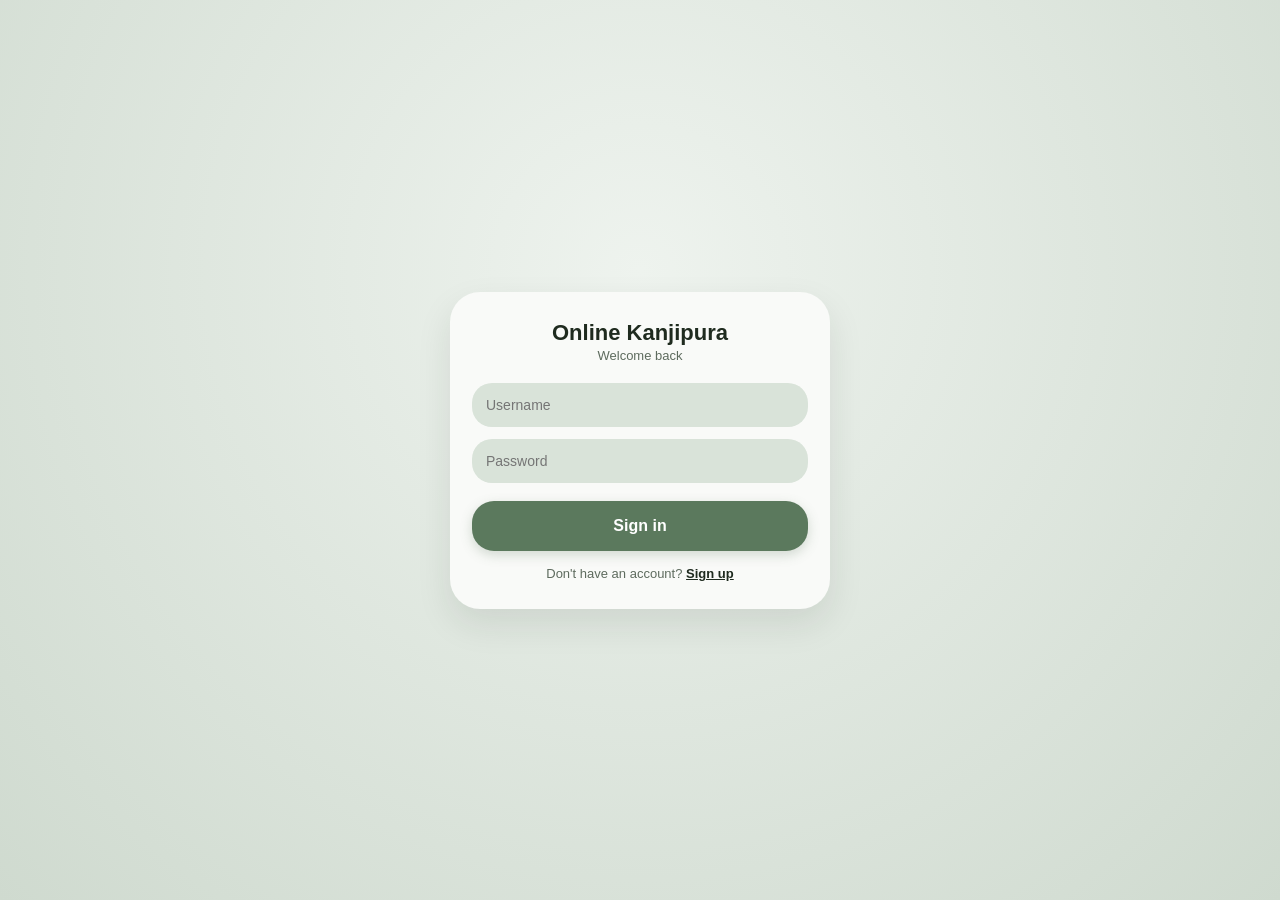
<file: signin.html>
<!DOCTYPE html>
<!-- ╔═══════════════════════════════════════════════════════════════╗
     ║              signin.html — Sign In Page                     ║
     ║                                                              ║
     ║  PURPOSE: Login page for existing users (students & admins). ║
     ║  Users enter their username and password to log in.          ║
     ║                                                              ║
     ║  AFTER LOGIN:                                                ║
     ║    Students → redirected to home.html                        ║
     ║    Admins   → redirected to admin-home.html                  ║
     ╚═══════════════════════════════════════════════════════════════╝ -->
<html lang="en">
<head>
  <meta charset="UTF-8">
  <meta name="viewport" content="width=device-width, initial-scale=1.0">
  <title>E-Canteen | Sign In</title>

  <!-- Link to global styles -->
  <link rel="stylesheet" href="style.css">

  <!-- Page-specific styles -->
  <style>
    /* Footer text with link to sign-up page */
    .footer {
      margin-top: 15px;
      font-size: 13px;
      color: var(--text-muted);
    }
    .footer a {
      color: var(--text-dark);
      font-weight: bold;
      text-decoration: underline;
    }

    /* Message box — hidden by default, shown by JavaScript */
    #msg {
      padding: 10px;
      border-radius: 12px;
      font-size: 13px;
      font-weight: 600;
      margin-bottom: 12px;
      display: none;       /* hidden until showMsg() is called */
      text-align: center;
    }
  </style>
</head>
<body>

  <!-- ═══════════════════════════════════════════════════════════
       THE MAIN CARD — Login Form
       ═══════════════════════════════════════════════════════════ -->
  <div class="card">

    <!-- Page header with title and subtitle -->
    <div class="header">
      <h2>Online Kanjipura</h2>
      <p>Welcome back</p>
    </div>

    <!-- Message box for success/error feedback -->
    <div id="msg"></div>

    <!-- ── LOGIN FORM ──
         The form uses onsubmit instead of a button onclick.
         This lets the user press Enter to submit.
         e.preventDefault() stops the form from reloading the page. -->
    <form id="loginForm">
      <input type="text" id="user" placeholder="Username" required>
      <input type="password" id="pass" placeholder="Password" required>
      <button type="submit" class="submit-btn" id="btn">Sign in</button>
    </form>

    <!-- Link to sign-up page for new users -->
    <div class="footer">
      Don't have an account? <a href="index.html">Sign up</a>
    </div>
  </div>


  <!-- ═══════════════════════════════════════════════════════════
       JAVASCRIPT — Login Logic
       ═══════════════════════════════════════════════════════════ -->
  <script>

    // ── FUNCTION: Show a Message ──
    // Displays a success (green) or error (red) message
    function showMsg(text, isError) {
      var messageBox = document.getElementById('msg');
      messageBox.textContent = text;                                         // set the text
      messageBox.style.display = 'block';                                    // make visible
      messageBox.style.background = isError ? '#ffebee' : '#e8f5e9';        // red or green bg
      messageBox.style.color = isError ? '#c62828' : '#2e7d32';             // red or green text
    }


    // ── FORM SUBMIT HANDLER ──
    // This runs when the user clicks "Sign in" or presses Enter
    document.getElementById('loginForm').onsubmit = function(event) {

      // Prevent the form from doing its default action (reloading the page)
      event.preventDefault();

      // Get reference to the submit button (to disable it during loading)
      var btn = document.getElementById('btn');
      btn.disabled = true;                          // disable button so user can't click twice
      btn.textContent = 'Signing in...';            // show loading text

      // ── Prepare the data to send to api.php ──
      // JSON.stringify() converts a JavaScript object into a JSON text string
      var requestBody = JSON.stringify({
        action:   'login',                                             // tell api.php we want to login
        username: document.getElementById('user').value.trim(),        // get the username (trimmed)
        password: document.getElementById('pass').value                // get the password
      });

      // ── Send the login request using XMLHttpRequest ──
      var xhr = new XMLHttpRequest();
      xhr.open('POST', 'api.php', true);                               // POST to api.php, async
      xhr.setRequestHeader('Content-Type', 'application/json');        // we're sending JSON

      // ── Handle the server's response ──
      xhr.onload = function() {
        // Re-enable the button
        btn.disabled = false;
        btn.textContent = 'Sign in';

        // Try to parse the JSON response
        try {
          var response = JSON.parse(xhr.responseText);
        } catch(parseError) {
          // If the response isn't valid JSON, show a raw error
          showMsg('Server error: ' + xhr.responseText.substring(0, 100), true);
          return;   // stop here
        }

        // Check if the server returned an error
        if (response.error) {
          showMsg(response.error, true);       // show the error message
          return;
        }

        // ── Login successful! ──
        showMsg('Welcome back, ' + response.username + '!', false);

        // Redirect after 0.8 seconds (so the user sees the welcome message)
        // If role is "admin" → go to admin dashboard
        // Otherwise → go to the student home page
        setTimeout(function() {
          if (response.role === 'admin') {
            window.location.href = 'admin-home.html';
          } else {
            window.location.href = 'home.html';
          }
        }, 800);
      };

      // ── Handle network errors ──
      xhr.onerror = function() {
        btn.disabled = false;
        btn.textContent = 'Sign in';
        showMsg('Network error - check if XAMPP is running', true);
      };

      // Send the request with the JSON body
      xhr.send(requestBody);
    };
  </script>

</body>
</html>
</file>
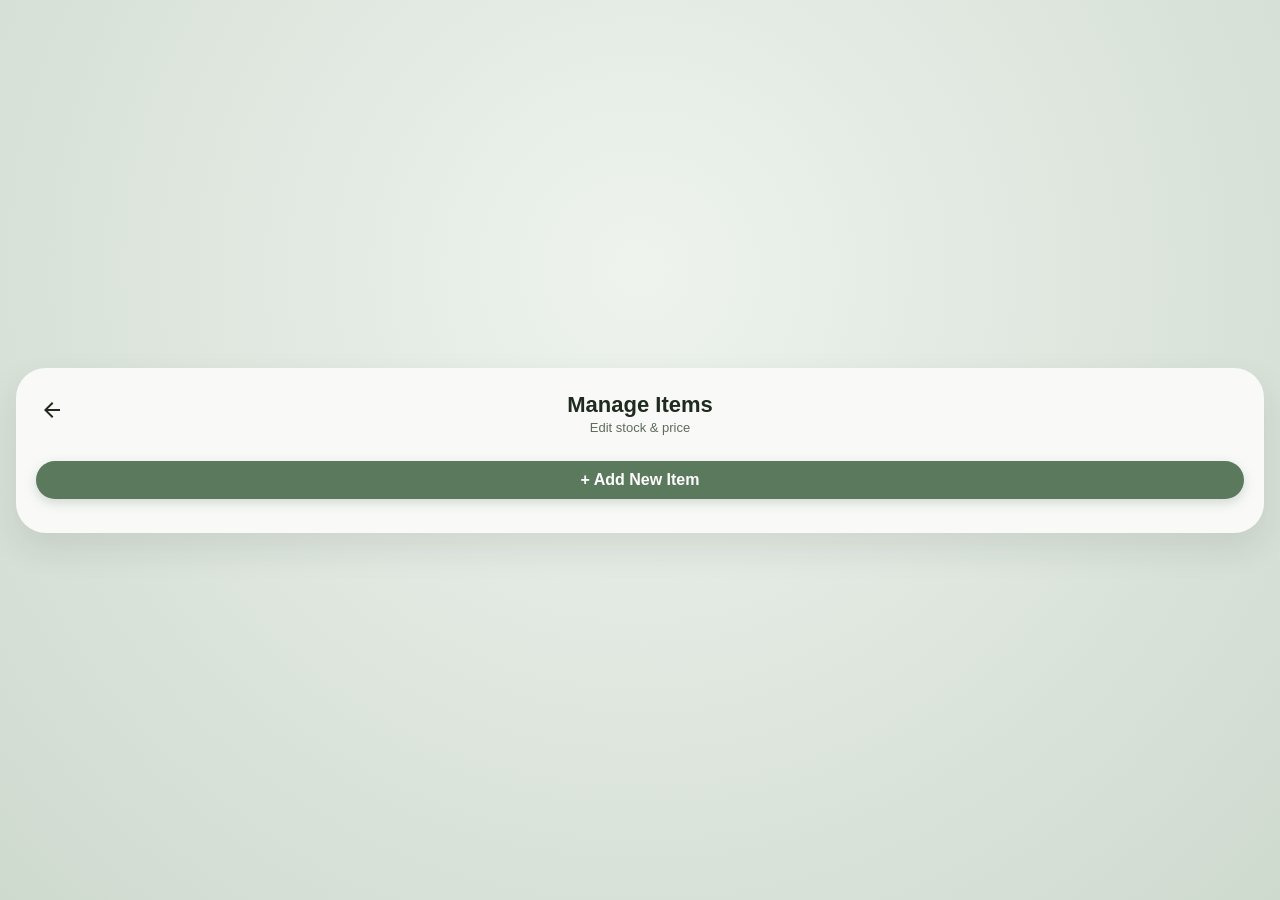
<file: staff.html>
<!DOCTYPE html>
<!-- ╔═══════════════════════════════════════════════════════════════╗
     ║          staff.html — Staff Stock Management Panel          ║
     ║                                                              ║
     ║  PURPOSE: Admin page to manage menu items.                   ║
     ║  Admins can:                                                 ║
     ║    - Add new menu items (via modal popup)                    ║
     ║    - Edit name, price, and quantity of existing items        ║
     ║    - Toggle items between Available / Sold Out               ║
     ║    - Save changes to the database                            ║
     ║                                                              ║
     ║  DATA SOURCE: store.js → api.php (save_item / menu actions) ║
     ╚═══════════════════════════════════════════════════════════════╝ -->
<html lang="en">

<head>
  <meta charset="UTF-8">
  <meta name="viewport" content="width=device-width, initial-scale=1.0">
  <title>Staff Panel</title>

  <!-- Global styles -->
  <link rel="stylesheet" href="style.css">

  <!-- Page-specific styles -->
  <style>
    /* ── Scrollable list of editable items ── */
    .list {
      display: flex;
      flex-direction: column;
      gap: 12px;
      flex: 1;
      overflow-y: auto;
    }

    /* ── Editable Item Card ── */
    .card-edit {
      background: var(--card-bg);
      border: 1px solid #a8bca9;
      border-radius: 16px;
      padding: 14px;
      display: flex;
      flex-direction: column;
      gap: 10px;
      box-shadow: 0 2px 8px rgba(31, 43, 31, 0.08);
    }

    /* ── Card Top Bar: item number + category pill ── */
    .card-meta {
      display: flex;
      align-items: center;
      gap: 8px;
      margin-bottom: 2px;
    }

    .card-num {
      font-size: 11px;
      font-weight: 700;
      color: var(--text-muted);
      background: #d9e3d9;
      border-radius: 20px;
      padding: 2px 8px;
    }

    .card-cat {
      font-size: 11px;
      font-weight: 600;
      border-radius: 20px;
      padding: 2px 8px;
      text-transform: capitalize;
    }

    .card-cat.food {
      background: #e8f5e9;
      color: #2e7d32;
    }

    .card-cat.beverage {
      background: #e3f2fd;
      color: #1565c0;
    }

    .card-cat.snacks {
      background: #fff3e0;
      color: #e65100;
    }

    /* ── Field Group: label + input stacked ── */
    .field {
      display: flex;
      flex-direction: column;
      gap: 3px;
      flex: 1;
    }

    .field label {
      font-size: 10px;
      font-weight: 700;
      letter-spacing: 0.5px;
      color: var(--text-muted);
      text-transform: uppercase;
    }

    /* ── Row Layout ── */
    .row {
      display: flex;
      gap: 8px;
      align-items: flex-end;
    }

    /* ── Small Input Fields ── */
    .inp {
      padding: 7px 10px;
      border-radius: 8px;
      border: 1px solid #a8bca9;
      background: #f4f7f4;
      font-size: 13px;
      margin: 0;
      width: 100%;
      transition: border-color 0.2s;
    }

    .inp:focus {
      outline: none;
      border-color: var(--primary-pill);
      background: #fff;
    }

    /* ── Toggle Button ── */
    .btn-act {
      padding: 7px 10px;
      border-radius: 8px;
      border: none;
      font-size: 12px;
      font-weight: 700;
      cursor: pointer;
      transition: opacity 0.2s;
      white-space: nowrap;
    }

    .btn-act:hover {
      opacity: 0.85;
    }

    /* ── Save Button ── */
    .btn-save {
      background: var(--primary-pill);
      color: #fff;
      border: none;
      border-radius: 8px;
      padding: 7px 14px;
      font-size: 13px;
      font-weight: 700;
      cursor: pointer;
      white-space: nowrap;
      transition: background 0.2s;
    }

    .btn-save:hover {
      background: var(--pill-hover);
    }

    /* ── Divider between rows ── */
    .card-divider {
      border: none;
      border-top: 1px solid #cdd9cd;
      margin: 0;
    }

    /* ── Modal Overlay ── */
    .modal {
      position: fixed;
      inset: 0;
      background: rgba(0, 0, 0, 0.45);
      display: none;
      justify-content: center;
      align-items: center;
      z-index: 10;
    }

    /* ── Modal Content Box ── */
    .modal-box {
      background: var(--card-bg);
      padding: 24px 20px;
      border-radius: 20px;
      width: 90%;
      max-width: 340px;
      display: flex;
      flex-direction: column;
      gap: 10px;
      box-shadow: 0 12px 32px rgba(31, 43, 31, 0.18);
    }

    .modal-box h3 {
      font-size: 17px;
      font-weight: 700;
      color: var(--text-dark);
      text-align: center;
      margin-bottom: 4px;
    }

    /* ── Modal labeled fields ── */
    .modal-field {
      display: flex;
      flex-direction: column;
      gap: 4px;
    }

    .modal-field label {
      font-size: 11px;
      font-weight: 700;
      letter-spacing: 0.5px;
      color: var(--text-muted);
      text-transform: uppercase;
    }

    .modal-field input,
    .modal-field select {
      padding: 9px 12px;
      border-radius: 10px;
      border: 1px solid #a8bca9;
      background: #f4f7f4;
      font-size: 14px;
      margin: 0;
      width: 100%;
      transition: border-color 0.2s;
    }

    .modal-field input:focus,
    .modal-field select:focus {
      outline: none;
      border-color: var(--primary-pill);
      background: #fff;
    }
  </style>
</head>

<body>
  <!-- ═══════════════════════════════════════════════════════════
       THE MAIN CARD — Full-screen stock management panel
       ═══════════════════════════════════════════════════════════ -->
  <div class="card card-full">

    <!-- Header with back button -->
    <div class="header">
      <button class="back-btn" onclick="location.href='admin-home.html'">
        <svg width="24" height="24" viewBox="0 0 24 24" fill="currentColor">
          <path d="M20 11H7.83l5.59-5.59L12 4l-8 8 8 8 1.41-1.41L7.83 13H20v-2z" />
        </svg>
      </button>
      <h2>Manage Items</h2>
      <p>Edit stock & price</p>
    </div>

    <!-- Add New Item button — opens the modal popup -->
    <button class="btn-full" style="padding:10px;margin-bottom:10px;" onclick="openAdd()">+ Add New Item</button>

    <!-- ── ITEM LIST ──
         This div is EMPTY in HTML.
         JavaScript fills it with editable item cards. -->
    <div class="list" id="staffList"></div>
  </div>


  <!-- ═══════════════════════════════════════════════════════════
       ADD ITEM MODAL POPUP
       Hidden by default. Shown when admin clicks "+ Add New Item".
       ═══════════════════════════════════════════════════════════ -->
  <div class="modal" id="addModal">
    <div class="modal-box">
      <h3>＋ Add New Item</h3>

      <!-- Name -->
      <div class="modal-field">
        <label>Item Name</label>
        <input type="text" id="newName" placeholder="e.g. Masala Dosa">
      </div>

      <!-- Description -->
      <div class="modal-field">
        <label>Description</label>
        <input type="text" id="newDesc" placeholder="Short description (optional)">
      </div>

      <!-- Price + Quantity side by side -->
      <div class="row">
        <div class="modal-field">
          <label>Price (₹)</label>
          <input type="number" id="newPrice" placeholder="0" min="0">
        </div>
        <div class="modal-field">
          <label>Quantity</label>
          <input type="number" id="newQty" placeholder="0" min="0">
        </div>
      </div>

      <!-- Category -->
      <div class="modal-field">
        <label>Category</label>
        <select id="newCat">
          <option value="food">☰ Food</option>
          <option value="beverage">◉ Beverage</option>
          <option value="snacks">★ Snacks</option>
        </select>
      </div>

      <!-- Cancel and Save buttons -->
      <div class="row" style="margin-top:4px;">
        <button class="btn-act"
          style="flex:1;padding:10px;background:#d9e3d9;color:var(--text-dark);border-radius:10px;"
          onclick="closeAdd()">Cancel</button>
        <button class="btn-save" style="flex:1;padding:10px;border-radius:10px;" onclick="addItem()">✔ Add Item</button>
      </div>
    </div>
  </div>


  <!-- ═══════════════════════════════════════════════════════════
       JAVASCRIPT — Stock Management Logic
       ═══════════════════════════════════════════════════════════ -->

  <!-- Load API helper functions -->
  <script src="store.js"></script>

  <script>
    // ── VARIABLE: Store the current menu items ──
    // This array holds all items fetched from the server.
    // We need it so we can access item data when saving changes.
    var items = [];


    // ── FUNCTION: Render the Item List ──
    // Fetches all menu items and creates editable cards for each one.
    function render() {
      getMenuItems(function (fetchedItems) {
        // Save the items for later use (in save/toggle functions)
        items = fetchedItems || [];

        // Get the list container
        var listContainer = document.getElementById('staffList');

        // Clear existing content
        listContainer.innerHTML = '';

        // Loop through each item and create an editable card
        items.forEach(function (item, index) {

          // Check if item is currently available
          var isAvailable = item.isAvailable && item.qty > 0;
          var cat = (item.category || 'food').toLowerCase();

          // Create a new card element
          var card = document.createElement('div');
          card.className = 'card-edit';

          // Build the card's HTML with labeled fields
          card.innerHTML =
            // ── Card Meta: item number + category pill ──
            '<div class="card-meta">' +
            '<span class="card-num">#' + (index + 1) + '</span>' +
            '<span class="card-cat ' + cat + '">' + cat + '</span>' +
            '</div>' +

            // ── Row 1: Name (wide) + Price (narrow) ──
            '<div class="row">' +
            '<div class="field">' +
            '<label>Item Name</label>' +
            '<input class="inp" style="font-weight:600;" value="' + item.name + '" id="n-' + index + '">' +
            '</div>' +
            '<div class="field" style="max-width:90px;">' +
            '<label>Price (₹)</label>' +
            '<input type="number" class="inp" value="' + item.price + '" id="p-' + index + '">' +
            '</div>' +
            '</div>' +

            '<hr class="card-divider">' +

            // ── Row 2: Quantity + Toggle + Save ──
            '<div class="row">' +
            '<div class="field" style="max-width:80px;">' +
            '<label>Quantity</label>' +
            '<input type="number" class="inp" value="' + item.qty + '" id="q-' + index + '">' +
            '</div>' +

            // Status label
            '<div class="field">' +
            '<label>Status (click to change)</label>' +
            '<button class="btn-act" style="width:100%;background:' +
            (isAvailable ? '#e8f5e9;color:#2e7d32' : '#ffebee;color:#c62828') +
            ';" onclick="toggle(' + index + ')">' +
            (isAvailable ? ' Available' : ' Sold Out') +
            '</button>' +
            '</div>' +

            // Save button (aligned to bottom)
            '<div style="display:flex;flex-direction:column;justify-content:flex-end;">' +
            '<button class="btn-save" onclick="save(' + index + ')">▶ Save</button>' +
            '</div>' +
            '</div>';

          // Add the card to the list
          listContainer.appendChild(card);
        });
      });
    }


    // ── FUNCTION: Open the "Add Item" Modal ──
    // Makes the modal popup visible
    function openAdd() {
      document.getElementById('addModal').style.display = 'flex';
    }


    // ── FUNCTION: Close the "Add Item" Modal ──
    // Hides the modal popup
    function closeAdd() {
      document.getElementById('addModal').style.display = 'none';
    }


    // ── FUNCTION: Add a New Item ──
    // Reads values from the modal form and saves them to the database.
    function addItem() {
      // Read form values
      var name = document.getElementById('newName').value.trim();
      var price = parseInt(document.getElementById('newPrice').value) || 0;
      var quantity = parseInt(document.getElementById('newQty').value) || 0;

      // Validate: name and price are required
      if (!name || price <= 0) {
        alert('Enter valid name and price');
        return;
      }

      // Prepare the item data object
      var newItem = {
        name: name,
        desc: document.getElementById('newDesc').value.trim() || 'Canteen item',
        price: price,
        category: document.getElementById('newCat').value,      // food / beverage / snacks
        qty: quantity,
        isAvailable: quantity > 0 ? 1 : 0    // available if quantity > 0
      };

      // Save to database via store.js → api.php
      saveMenuItem(newItem, function () {
        closeAdd();     // close the modal
        render();       // refresh the list to show the new item
      });
    }


    // ── FUNCTION: Toggle Available / Sold Out ──
    // Flips the availability status of an item.
    //
    // Parameter:
    //   index = the position of the item in the items array
    function toggle(index) {
      var item = items[index];

      // Flip the availability: 1 → 0, 0 → 1
      item.isAvailable = item.isAvailable ? 0 : 1;

      // If marking as unavailable → set quantity to 0
      // If marking as available but qty is 0 → set qty to 10 (default)
      if (!item.isAvailable) {
        item.qty = 0;
      } else if (!item.qty) {
        item.qty = 10;
      }

      // Save the change to the database and refresh
      saveMenuItem(item, render);
    }


    // ── FUNCTION: Save Changes to an Item ──
    // Reads the current values from the input fields and saves them.
    //
    // Parameter:
    //   index = the position of the item in the items array
    function save(index) {
      var item = items[index];

      // Read updated values from the input fields
      // The IDs are "n-0", "p-0", "q-0" (where 0 = index)
      item.name = document.getElementById('n-' + index).value.trim();
      item.price = parseInt(document.getElementById('p-' + index).value) || 0;
      item.qty = parseInt(document.getElementById('q-' + index).value) || 0;

      // Auto-update availability based on quantity
      item.isAvailable = item.qty > 0 ? 1 : 0;

      // Save to database and show confirmation
      saveMenuItem(item, function () {
        alert('Saved!');
        render();    // refresh the list
      });
    }


    // ── INITIAL RENDER ──
    // Load and display items when the page first opens
    render();
  </script>
</body>

</html>
</file>
<file: style.css>
/* ╔═══════════════════════════════════════════════════════════════╗
   ║              style.css — Global Styles                       ║
   ║                                                              ║
   ║  PURPOSE: This is the main stylesheet for the entire         ║
   ║  e-canteen app. Every HTML page links to this file.          ║
   ║                                                              ║
   ║  It defines:                                                 ║
   ║    1. Color variables (so colors are consistent everywhere)  ║
   ║    2. Reset styles (remove default browser spacing)          ║
   ║    3. Page layout (how the body & cards are positioned)      ║
   ║    4. Card components (the white rounded boxes)              ║
   ║    5. Header styles (titles & subtitles)                     ║
   ║    6. Form inputs (text fields, password fields)             ║
   ║    7. Buttons (primary, secondary, submit)                   ║
   ║    8. Status badges (available / sold out indicators)        ║
   ║    9. Quantity box (stock count display)                     ║
   ╚═══════════════════════════════════════════════════════════════╝ */


/* -----------------------------------------------------------
   1. COLOR VARIABLES (Design Tokens)
   -----------------------------------------------------------
   We define colors as CSS variables so we can reuse them
   everywhere. If you want to change the app's color theme,
   just change these values — it updates the ENTIRE app!

   Usage in CSS: background-color: var(--primary-pill);
   ----------------------------------------------------------- */
:root {
  --bg: #cfdacf;                           /* page background color (light sage green) */
  --card-bg: #f9faf8;                      /* card/container background (almost white) */
  --primary-pill: #5b795d;                 /* main button color (forest green) */
  --pill-hover: #4e6950;                   /* button color when mouse hovers over it */
  --accent-pill: #8fa791;                  /* secondary button color (lighter green) */
  --item-bg: #bcd0be;                      /* menu item card background */
  --item-hover: #a8bca9;                   /* menu item hover background */
  --text-dark: #1f2b1f;                    /* main text color (dark green-black) */
  --text-muted: #5e6b5e;                   /* secondary/lighter text color */
  --white: #ffffff;                        /* pure white */
  --shadow: rgba(31, 43, 31, 0.1);        /* soft shadow for cards */
  --available: #2e7d32;                    /* green color for "available" status */
  --unavailable: #c62828;                  /* red color for "sold out" status */
}


/* -----------------------------------------------------------
   2. CSS RESET & FONT
   -----------------------------------------------------------
   Browsers add default margins and padding to elements.
   This removes them so we start with a clean slate.
   
   box-sizing: border-box → padding is included INSIDE the
   element's width, not added outside (easier to work with).
   ----------------------------------------------------------- */
* {
  box-sizing: border-box;
  margin: 0;
  padding: 0;
  font-family: Arial, sans-serif;    /* use Arial font everywhere */
}


/* -----------------------------------------------------------
   3. PAGE BODY LAYOUT
   -----------------------------------------------------------
   Makes the entire page a centered flexbox container.
   Everything inside <body> will be centered both
   horizontally and vertically.
   
   radial-gradient creates a subtle circular gradient
   from light center to darker edges.
   ----------------------------------------------------------- */
body {
  background: radial-gradient(circle at 50% 30%, #eef3ee 0%, #cfdacf 100%);
  display: flex;                     /* enable flexbox layout */
  justify-content: center;          /* center children horizontally */
  align-items: center;              /* center children vertically */
  min-height: 100vh;                /* at least full screen height (vh = viewport height) */
  margin: 0;
  padding: 16px;
  box-sizing: border-box;
}


/* -----------------------------------------------------------
   4. CARD COMPONENT (Small Centered Card)
   -----------------------------------------------------------
   The main white rounded container used on most pages.
   Examples: login form, signup form, home buttons.
   
   border-radius: 30px → makes corners very rounded.
   box-shadow → adds a soft drop shadow below the card.
   ----------------------------------------------------------- */
.card {
  background-color: var(--card-bg);
  width: 100%;
  max-width: 380px;                  /* never wider than 380px */
  padding: 28px 22px;               /* 28px top/bottom, 22px left/right */
  border-radius: 30px;              /* rounded corners */
  box-shadow: 0 15px 35px var(--shadow);   /* soft shadow effect */
  box-sizing: border-box;
  text-align: center;
}


/* -----------------------------------------------------------
   5. CARD FULLSCREEN MODE
   -----------------------------------------------------------
   Used on pages like menu.html, staff.html where the card
   fills the entire screen instead of being a small box.
   
   Applied as: <div class="card card-full">
   ----------------------------------------------------------- */
.card-full {
  max-width: 100%;                   /* allow full width */
  height: 100%;                      /* fill the full height */
  padding: 24px 20px;
  display: flex;
  flex-direction: column;            /* stack children top-to-bottom */
  text-align: left;                  /* left-align text (not centered) */
}


/* -----------------------------------------------------------
   6. HEADER (Title + Subtitle)
   -----------------------------------------------------------
   The section at the top of each page containing
   the page title (h2) and a short description (p).
   ----------------------------------------------------------- */
.header {
  margin-bottom: 20px;
  text-align: center;
  position: relative;                /* needed for the back button positioning */
}

/* Page title — bold and dark */
.header h2 {
  font-size: 22px;
  font-weight: 700;                 /* 700 = bold */
  color: var(--text-dark);
}

/* Subtitle — smaller and lighter */
.header p {
  font-size: 13px;
  color: var(--text-muted);
  margin-top: 2px;
}


/* -----------------------------------------------------------
   7. BACK BUTTON (← arrow in top-left of header)
   -----------------------------------------------------------
   A small circular button positioned in the top-left
   corner of the header. Contains an SVG arrow icon.
   
   position: absolute → takes it out of normal flow
   and positions it relative to the .header container.
   ----------------------------------------------------------- */
.back-btn {
  position: absolute;
  left: 0;                          /* stick to left edge */
  top: 2px;
  background: none;                 /* transparent background */
  border: none;
  cursor: pointer;                  /* show hand cursor on hover */
  color: var(--text-dark);
  display: flex;
  align-items: center;
  justify-content: center;
  padding: 4px;
  border-radius: 50%;               /* make it circular */
}


/* -----------------------------------------------------------
   8. FORM INPUTS (text fields, password fields, email fields)
   -----------------------------------------------------------
   All <input> elements get this styling automatically.
   Rounded with a subtle green background.
   ----------------------------------------------------------- */
input {
  width: 100%;                       /* fill the full width */
  padding: 14px;
  margin-bottom: 12px;              /* space below each input */
  border: none;                     /* no border */
  background-color: #d9e3d9;        /* light green background */
  border-radius: 20px;              /* rounded corners */
  box-sizing: border-box;
  outline: none;                    /* remove the blue focus outline */
  font-size: 14px;
}


/* -----------------------------------------------------------
   9. PRIMARY BUTTONS (Full-Width Pill Buttons)
   -----------------------------------------------------------
   Used for main action buttons like:
   "Sign up", "Sign in", "Available Items", "Open Order"
   
   .btn-full   → used on home & admin pages
   .submit-btn → used on login & signup forms
   
   Both look the same — green pill-shaped buttons.
   ----------------------------------------------------------- */
.btn-full, .submit-btn {
  width: 100%;
  padding: 16px;
  border: none;
  border-radius: 22px;              /* pill shape */
  font-size: 16px;
  font-weight: 700;
  cursor: pointer;
  margin-top: 6px;
  margin-bottom: 12px;
  display: flex;
  align-items: center;
  justify-content: center;
  gap: 10px;                        /* space between icon and text */
  color: var(--white);
  background-color: var(--primary-pill);    /* forest green */
  box-shadow: 0 4px 12px rgba(91, 121, 93, 0.25);
  transition: all 0.25s ease;       /* smooth animation on hover */
}

/* Secondary button variant — lighter green color */
.btn-full.secondary {
  background-color: var(--accent-pill);
  box-shadow: 0 4px 12px rgba(143, 167, 145, 0.25);
}

/* HOVER EFFECT — button lifts up slightly when mouse is over it */
.btn-full:hover, .submit-btn:hover {
  transform: translateY(-2px);      /* move up 2 pixels */
  background-color: var(--pill-hover);
  box-shadow: 0 6px 18px rgba(91, 121, 93, 0.35);
}

/* CLICK EFFECT — button snaps back down when clicked */
.btn-full:active, .submit-btn:active {
  transform: translateY(0);         /* back to original position */
}


/* -----------------------------------------------------------
   10. STATUS BADGES (Available / Sold Out indicators)
   -----------------------------------------------------------
   Small colored labels showing item availability.
   
   Usage: <span class="status-badge available">Available</span>
          <span class="status-badge unavailable">Sold Out</span>
   ----------------------------------------------------------- */
.status-badge {
  font-size: 11px;
  font-weight: bold;
  padding: 3px 8px;
  border-radius: 12px;
  display: flex;
  align-items: center;
  gap: 4px;                          /* space between dot and text */
}

/* Green badge for available items */
.status-badge.available {
  background-color: #e8f5e9;        /* light green background */
  color: var(--available);           /* green text */
}

/* Red badge for unavailable (sold out) items */
.status-badge.unavailable {
  background-color: #ffebee;        /* light red background */
  color: var(--unavailable);         /* red text */
}

/* Small colored dot inside the status badge */
.status-dot {
  width: 6px;
  height: 6px;
  border-radius: 50%;               /* makes it a circle */
}

/* Green dot for available */
.status-badge.available .status-dot {
  background-color: var(--available);
}

/* Red dot for unavailable */
.status-badge.unavailable .status-dot {
  background-color: var(--unavailable);
}


/* -----------------------------------------------------------
   11. QUANTITY BOX (Stock Count Display)
   -----------------------------------------------------------
   Shows the remaining stock for a menu item.
   Example: "Qty: 15" or "Sold Out"
   
   When the item has 0 stock, the "zero" class turns it red.
   ----------------------------------------------------------- */
.qty-box {
  background-color: var(--card-bg);
  color: var(--text-dark);
  border: 1px solid var(--primary-pill);    /* green border */
  border-radius: 10px;
  padding: 6px 12px;
  font-size: 13px;
  font-weight: bold;
  display: flex;
  align-items: center;
  justify-content: center;
  box-shadow: 0 2px 6px rgba(0, 0, 0, 0.05);
  white-space: nowrap;               /* prevent text from wrapping */
  flex-shrink: 0;                    /* don't let it shrink in a flexbox */
}

/* Red style when quantity is zero (sold out) */
.qty-box.zero {
  border-color: var(--unavailable);
  color: var(--unavailable);
  background-color: #ffebee;
}
</file>
